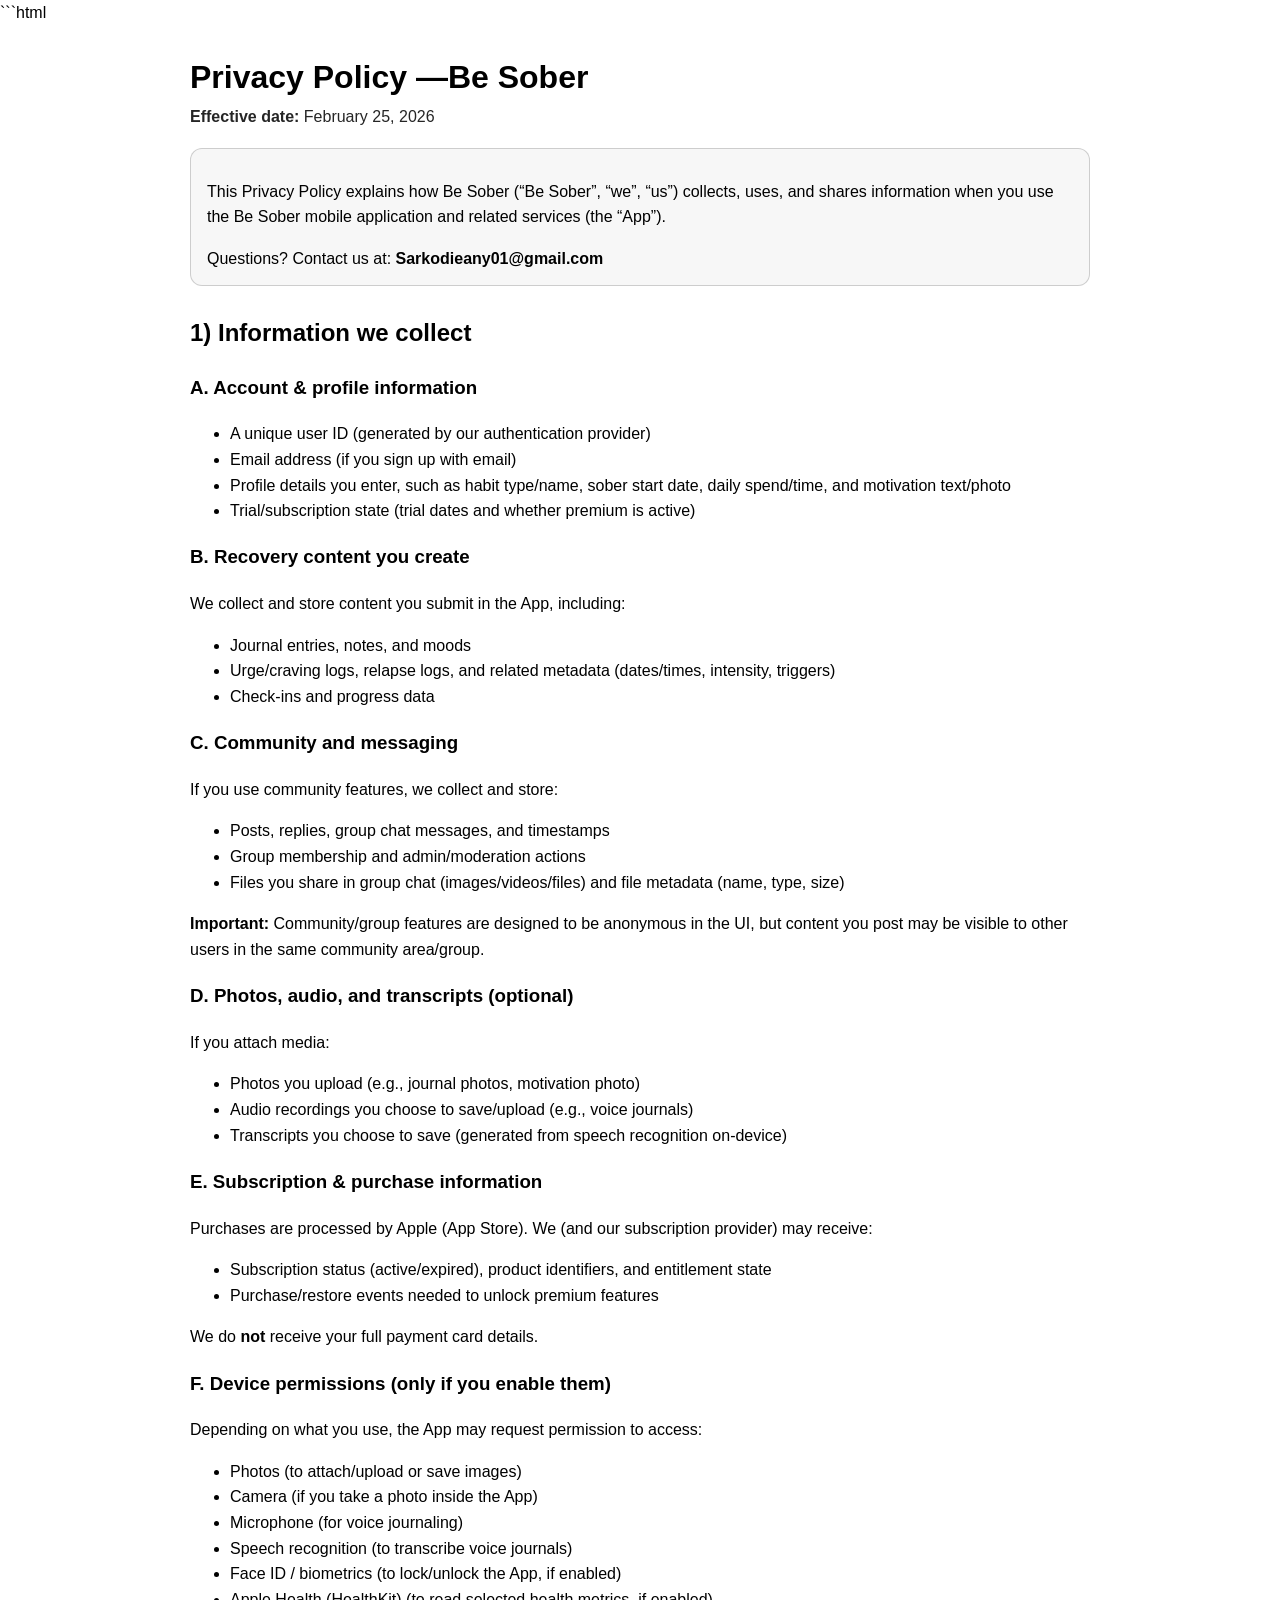
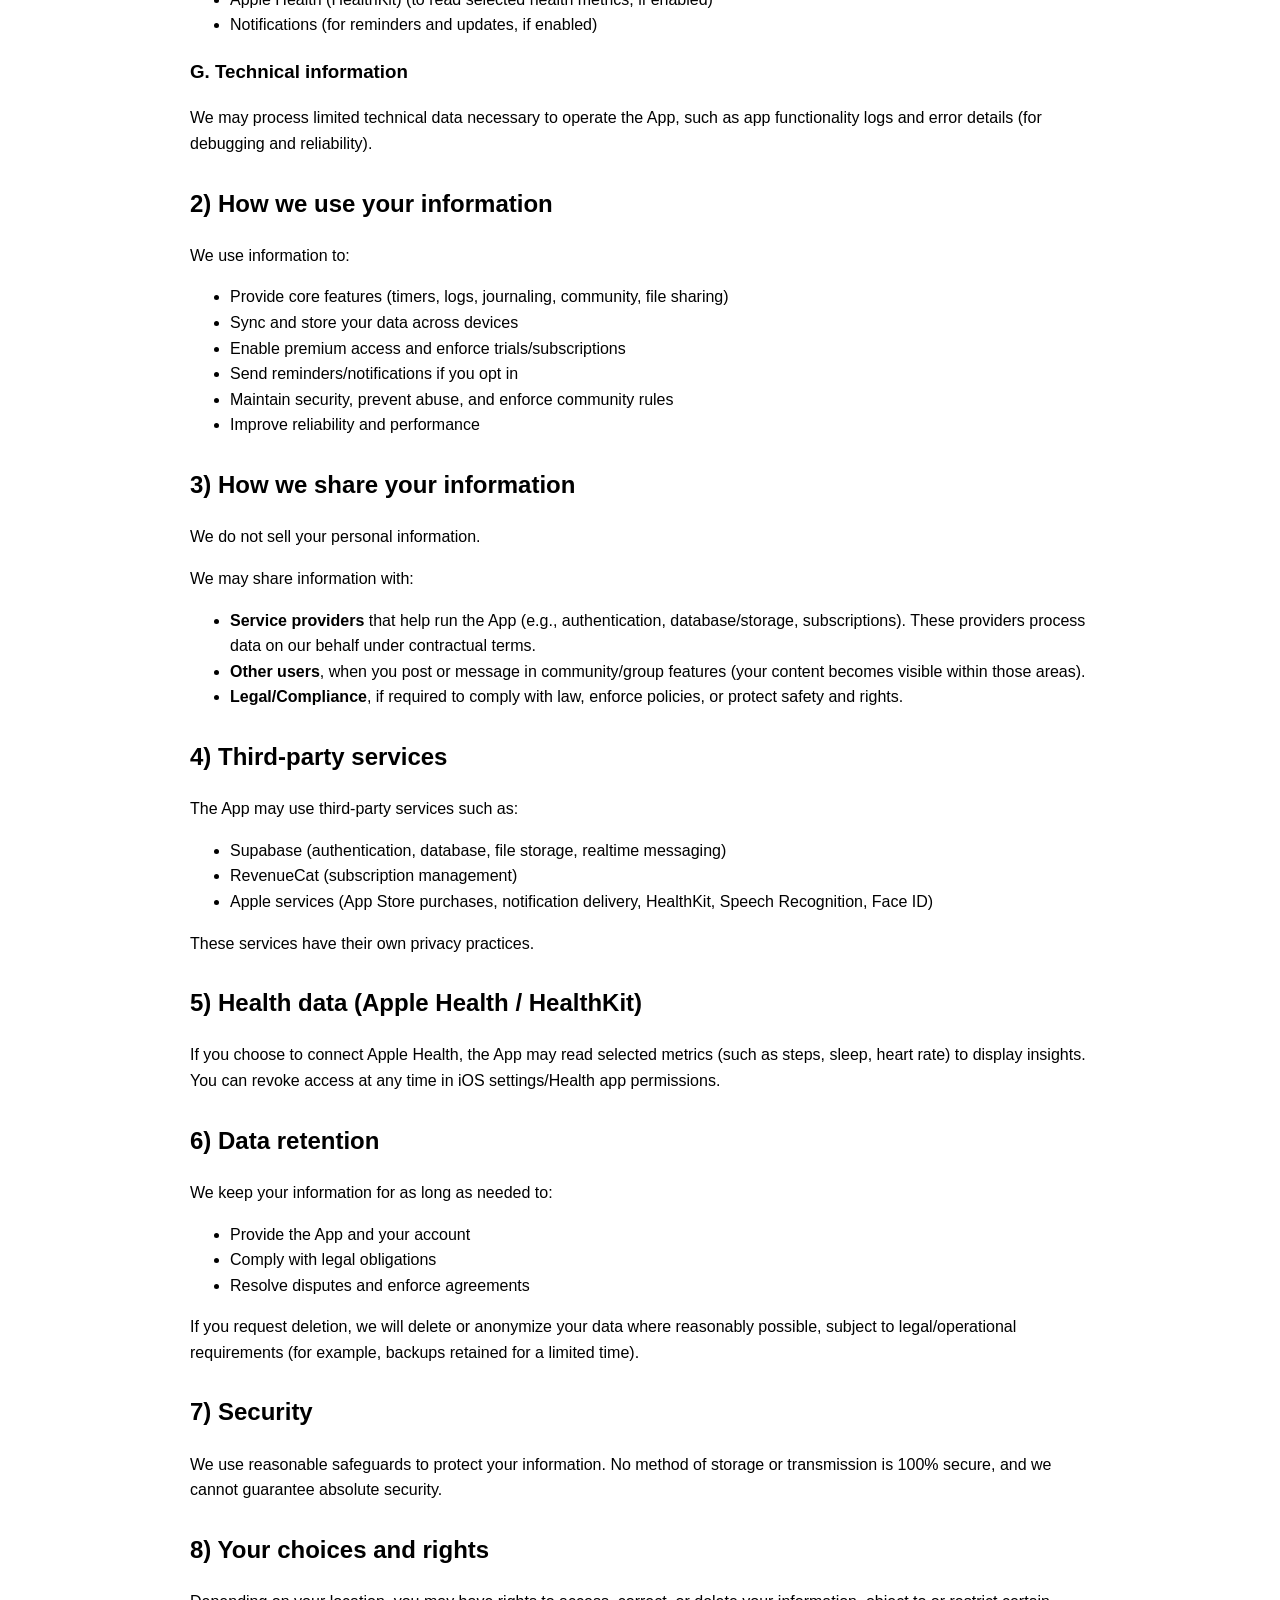
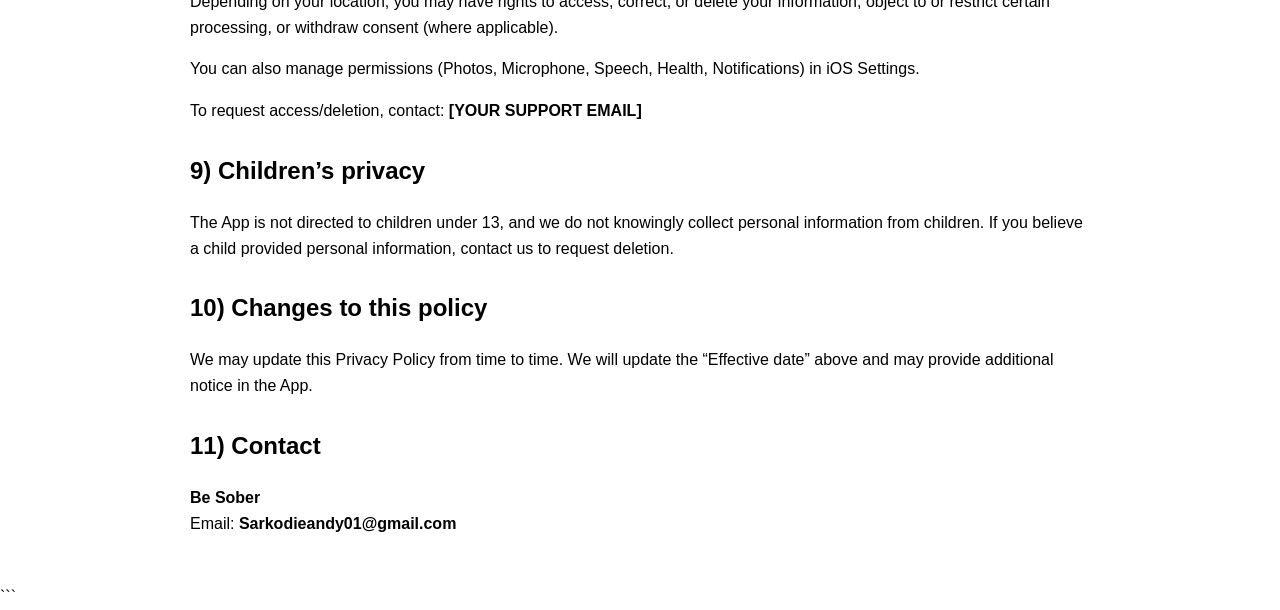
<file: index.html>
```html
<!doctype html>
<html lang="en">
<head>
  <meta charset="utf-8" />
  <meta name="viewport" content="width=device-width,initial-scale=1" />
  <title>Privacy Policy — Be Sober</title>
  <style>
    :root { color-scheme: light dark; }
    body { font-family: -apple-system,BlinkMacSystemFont,"Segoe UI",Roboto,Helvetica,Arial,sans-serif; line-height: 1.6; margin: 0; }
    main { max-width: 900px; margin: 0 auto; padding: 32px 20px; }
    h1 { line-height: 1.2; margin: 0 0 8px; }
    h2 { margin-top: 28px; }
    p, li { font-size: 16px; }
    code { font-family: ui-monospace,SFMono-Regular,Menlo,Monaco,Consolas,"Liberation Mono","Courier New",monospace; }
    .meta { margin: 0 0 18px; opacity: 0.85; }
    .box { padding: 14px 16px; border: 1px solid rgba(127,127,127,.35); border-radius: 12px; background: rgba(127,127,127,.06); }
    a { color: inherit; }
  </style>
</head>
<body>
  <main>
    <h1>Privacy Policy —Be Sober</h1>
    <p class="meta"><strong>Effective date:</strong> February 25, 2026</p>

    <div class="box">
      <p>
        This Privacy Policy explains how Be Sober (“Be Sober”, “we”, “us”) collects, uses, and shares information when you
        use the Be Sober mobile application and related services (the “App”).
      </p>
      <p style="margin-bottom:0;">
        Questions? Contact us at: <strong>Sarkodieany01@gmail.com</strong>
      </p>
    </div>

    <h2>1) Information we collect</h2>

    <h3>A. Account &amp; profile information</h3>
    <ul>
      <li>A unique user ID (generated by our authentication provider)</li>
      <li>Email address (if you sign up with email)</li>
      <li>Profile details you enter, such as habit type/name, sober start date, daily spend/time, and motivation text/photo</li>
      <li>Trial/subscription state (trial dates and whether premium is active)</li>
    </ul>

    <h3>B. Recovery content you create</h3>
    <p>We collect and store content you submit in the App, including:</p>
    <ul>
      <li>Journal entries, notes, and moods</li>
      <li>Urge/craving logs, relapse logs, and related metadata (dates/times, intensity, triggers)</li>
      <li>Check-ins and progress data</li>
    </ul>

    <h3>C. Community and messaging</h3>
    <p>If you use community features, we collect and store:</p>
    <ul>
      <li>Posts, replies, group chat messages, and timestamps</li>
      <li>Group membership and admin/moderation actions</li>
      <li>Files you share in group chat (images/videos/files) and file metadata (name, type, size)</li>
    </ul>
    <p><strong>Important:</strong> Community/group features are designed to be anonymous in the UI, but content you post may be visible to other users in the same community area/group.</p>

    <h3>D. Photos, audio, and transcripts (optional)</h3>
    <p>If you attach media:</p>
    <ul>
      <li>Photos you upload (e.g., journal photos, motivation photo)</li>
      <li>Audio recordings you choose to save/upload (e.g., voice journals)</li>
      <li>Transcripts you choose to save (generated from speech recognition on-device)</li>
    </ul>

    <h3>E. Subscription &amp; purchase information</h3>
    <p>Purchases are processed by Apple (App Store). We (and our subscription provider) may receive:</p>
    <ul>
      <li>Subscription status (active/expired), product identifiers, and entitlement state</li>
      <li>Purchase/restore events needed to unlock premium features</li>
    </ul>
    <p>We do <strong>not</strong> receive your full payment card details.</p>

    <h3>F. Device permissions (only if you enable them)</h3>
    <p>Depending on what you use, the App may request permission to access:</p>
    <ul>
      <li>Photos (to attach/upload or save images)</li>
      <li>Camera (if you take a photo inside the App)</li>
      <li>Microphone (for voice journaling)</li>
      <li>Speech recognition (to transcribe voice journals)</li>
      <li>Face ID / biometrics (to lock/unlock the App, if enabled)</li>
      <li>Apple Health (HealthKit) (to read selected health metrics, if enabled)</li>
      <li>Notifications (for reminders and updates, if enabled)</li>
    </ul>

    <h3>G. Technical information</h3>
    <p>We may process limited technical data necessary to operate the App, such as app functionality logs and error details (for debugging and reliability).</p>

    <h2>2) How we use your information</h2>
    <p>We use information to:</p>
    <ul>
      <li>Provide core features (timers, logs, journaling, community, file sharing)</li>
      <li>Sync and store your data across devices</li>
      <li>Enable premium access and enforce trials/subscriptions</li>
      <li>Send reminders/notifications if you opt in</li>
      <li>Maintain security, prevent abuse, and enforce community rules</li>
      <li>Improve reliability and performance</li>
    </ul>

    <h2>3) How we share your information</h2>
    <p>We do not sell your personal information.</p>
    <p>We may share information with:</p>
    <ul>
      <li><strong>Service providers</strong> that help run the App (e.g., authentication, database/storage, subscriptions). These providers process data on our behalf under contractual terms.</li>
      <li><strong>Other users</strong>, when you post or message in community/group features (your content becomes visible within those areas).</li>
      <li><strong>Legal/Compliance</strong>, if required to comply with law, enforce policies, or protect safety and rights.</li>
    </ul>

    <h2>4) Third-party services</h2>
    <p>The App may use third-party services such as:</p>
    <ul>
      <li>Supabase (authentication, database, file storage, realtime messaging)</li>
      <li>RevenueCat (subscription management)</li>
      <li>Apple services (App Store purchases, notification delivery, HealthKit, Speech Recognition, Face ID)</li>
    </ul>
    <p>These services have their own privacy practices.</p>

    <h2>5) Health data (Apple Health / HealthKit)</h2>
    <p>If you choose to connect Apple Health, the App may read selected metrics (such as steps, sleep, heart rate) to display insights. You can revoke access at any time in iOS settings/Health app permissions.</p>

    <h2>6) Data retention</h2>
    <p>We keep your information for as long as needed to:</p>
    <ul>
      <li>Provide the App and your account</li>
      <li>Comply with legal obligations</li>
      <li>Resolve disputes and enforce agreements</li>
    </ul>
    <p>If you request deletion, we will delete or anonymize your data where reasonably possible, subject to legal/operational requirements (for example, backups retained for a limited time).</p>

    <h2>7) Security</h2>
    <p>We use reasonable safeguards to protect your information. No method of storage or transmission is 100% secure, and we cannot guarantee absolute security.</p>

    <h2>8) Your choices and rights</h2>
    <p>Depending on your location, you may have rights to access, correct, or delete your information, object to or restrict certain processing, or withdraw consent (where applicable).</p>
    <p>You can also manage permissions (Photos, Microphone, Speech, Health, Notifications) in iOS Settings.</p>
    <p>To request access/deletion, contact: <strong>[YOUR SUPPORT EMAIL]</strong></p>

    <h2>9) Children’s privacy</h2>
    <p>The App is not directed to children under 13, and we do not knowingly collect personal information from children. If you believe a child provided personal information, contact us to request deletion.</p>

    <h2>10) Changes to this policy</h2>
    <p>We may update this Privacy Policy from time to time. We will update the “Effective date” above and may provide additional notice in the App.</p>

    <h2>11) Contact</h2>
    <p>
      <strong>Be Sober</strong><br />
      Email: <strong>Sarkodieandy01@gmail.com</strong><br />
      
    </p>
  </main>
</body>
</html>
```
</file>
